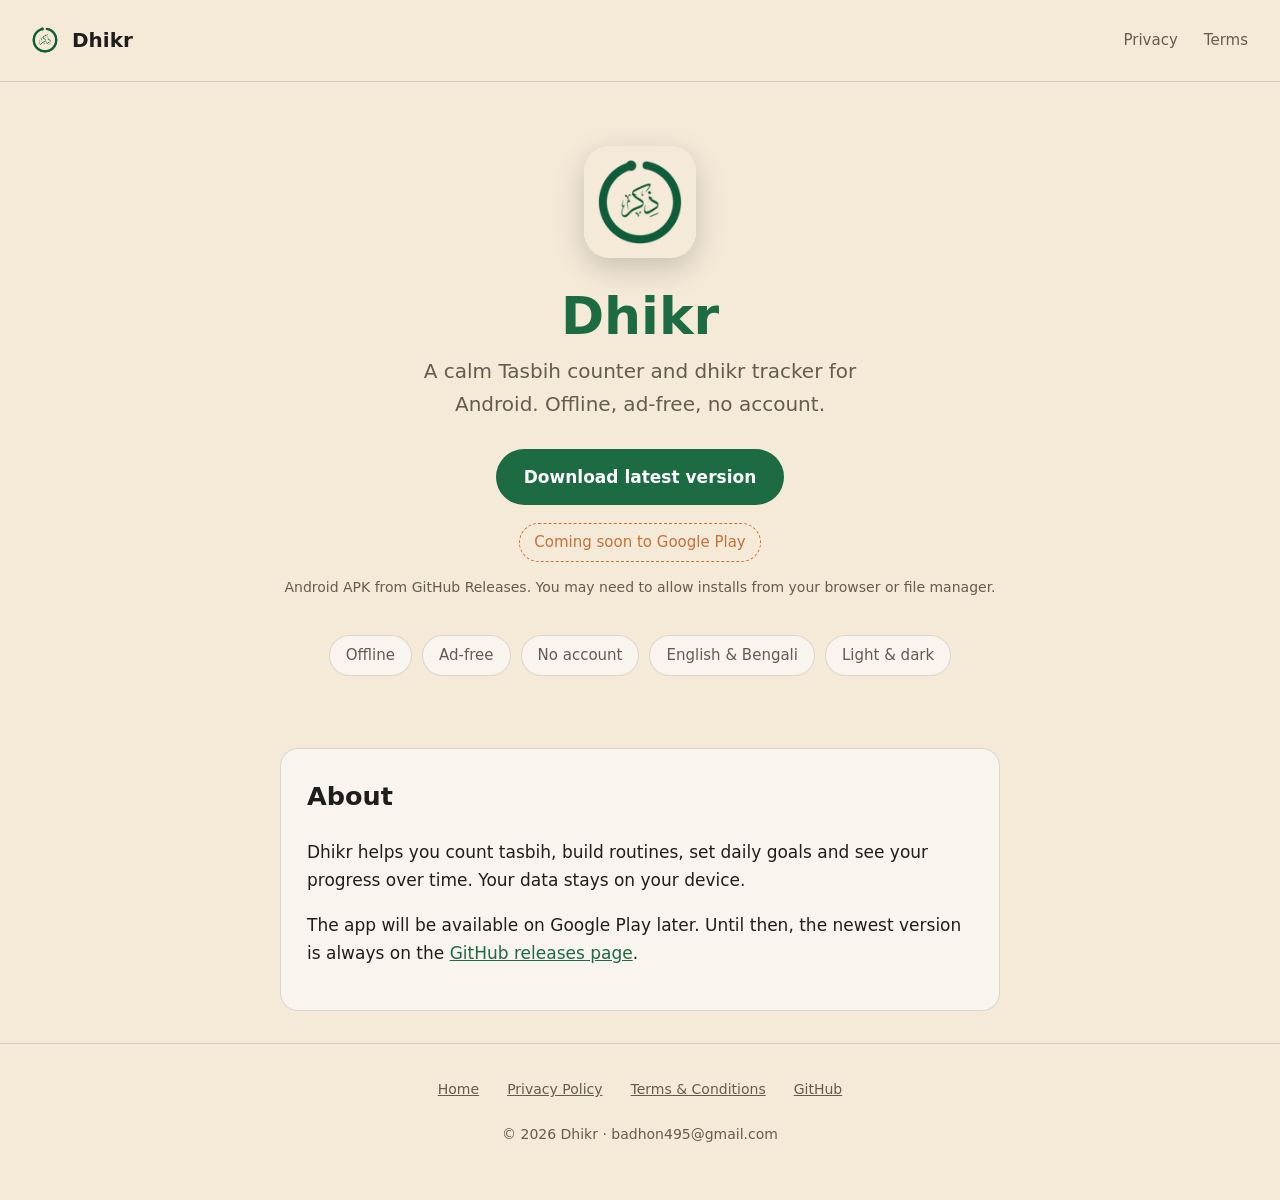
<file: index.html>
<!doctype html><html lang="en"><head><meta charset="utf-8"><meta name="viewport" content="width=device-width,initial-scale=1,viewport-fit=cover"><meta name="theme-color" content="#f5ead8" media="(prefers-color-scheme: light)"><meta name="theme-color" content="#171512" media="(prefers-color-scheme: dark)"><link rel="icon" href="assets/icon.png"><link rel="stylesheet" href="style.css"><title>Dhikr – Tasbih counter &amp; dhikr tracker</title><meta name="description" content="Dhikr is a free, offline, ad-free Tasbih counter for Android. Coming soon to Google Play."><meta property="og:title" content="Dhikr – Tasbih counter &amp; dhikr tracker"><meta property="og:description" content="Offline, ad-free, no account. Coming soon to Google Play."><meta property="og:image" content="https://badhon495.github.io/Dhikr/assets/og.png"></head><body>
<header class="top"><div class="wrap"><a class="brand" href="./"><img src="assets/icon.png" alt="">Dhikr</a><nav><a href="privacy.html">Privacy</a><a href="terms.html">Terms</a></nav></div></header>
<main class="wrap"><section class="hero">
<img class="icon" src="assets/icon.png" alt="Dhikr app icon">
<h1>Dhikr</h1>
<p class="tag">A calm Tasbih counter and dhikr tracker for Android. Offline, ad-free, no account.</p>
<a class="btn" href="https://github.com/badhon495/Dhikr/releases/latest">Download latest version</a><br>
<span class="soon">Coming soon to Google Play</span>
<p class="note">Android APK from GitHub Releases. You may need to allow installs from your browser or file manager.</p>
<ul class="pills"><li>Offline</li><li>Ad-free</li><li>No account</li><li>English &amp; Bengali</li><li>Light &amp; dark</li></ul>
</section>
<section class="card"><h2>About</h2>
<p>Dhikr helps you count tasbih, build routines, set daily goals and see your progress over time. Your data stays on your device.</p>
<p>The app will be available on Google Play later. Until then, the newest version is always on the <a href="https://github.com/badhon495/Dhikr/releases/latest">GitHub releases page</a>.</p></section>
</main>
<footer><div class="wrap"><a href="./">Home</a><a href="privacy.html">Privacy Policy</a><a href="terms.html">Terms &amp; Conditions</a><a href="https://github.com/badhon495/Dhikr">GitHub</a><p>&copy; 2026 Dhikr &middot; badhon495@gmail.com</p></div></footer></body></html>
</file>
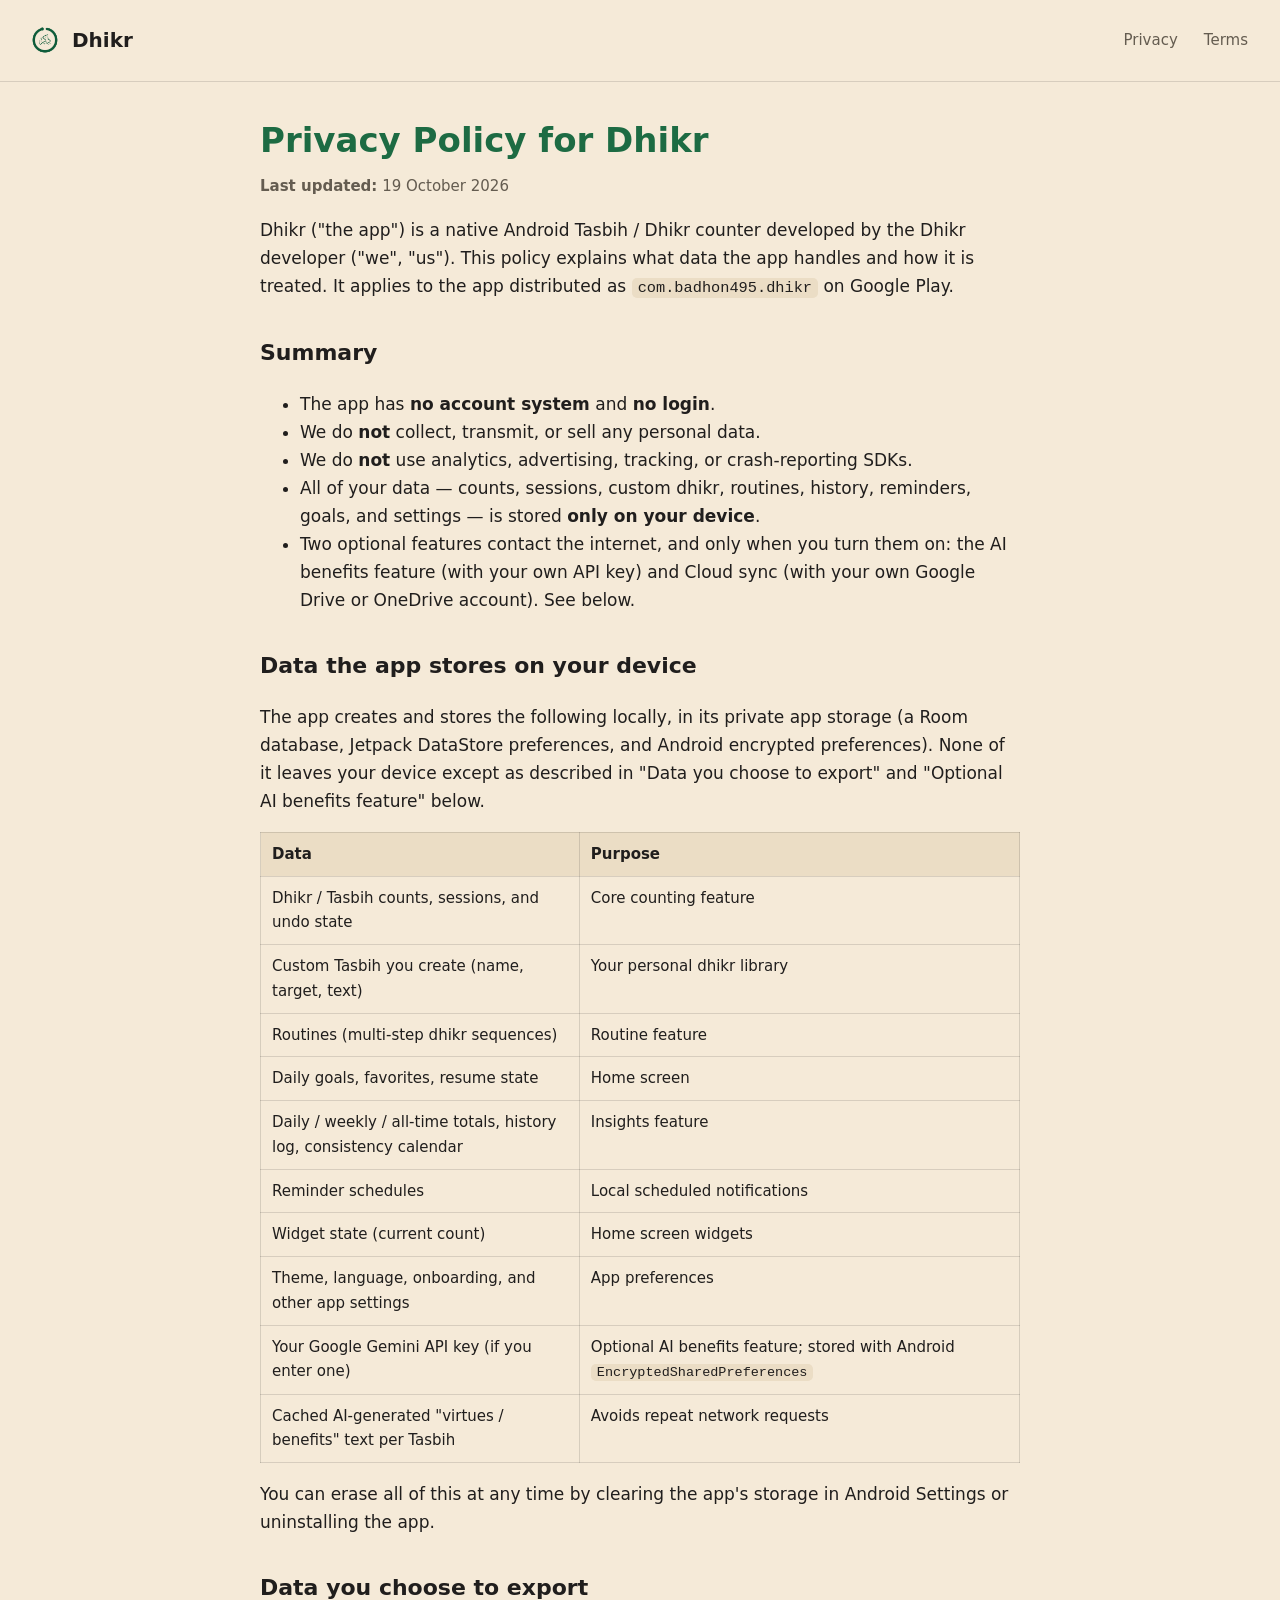
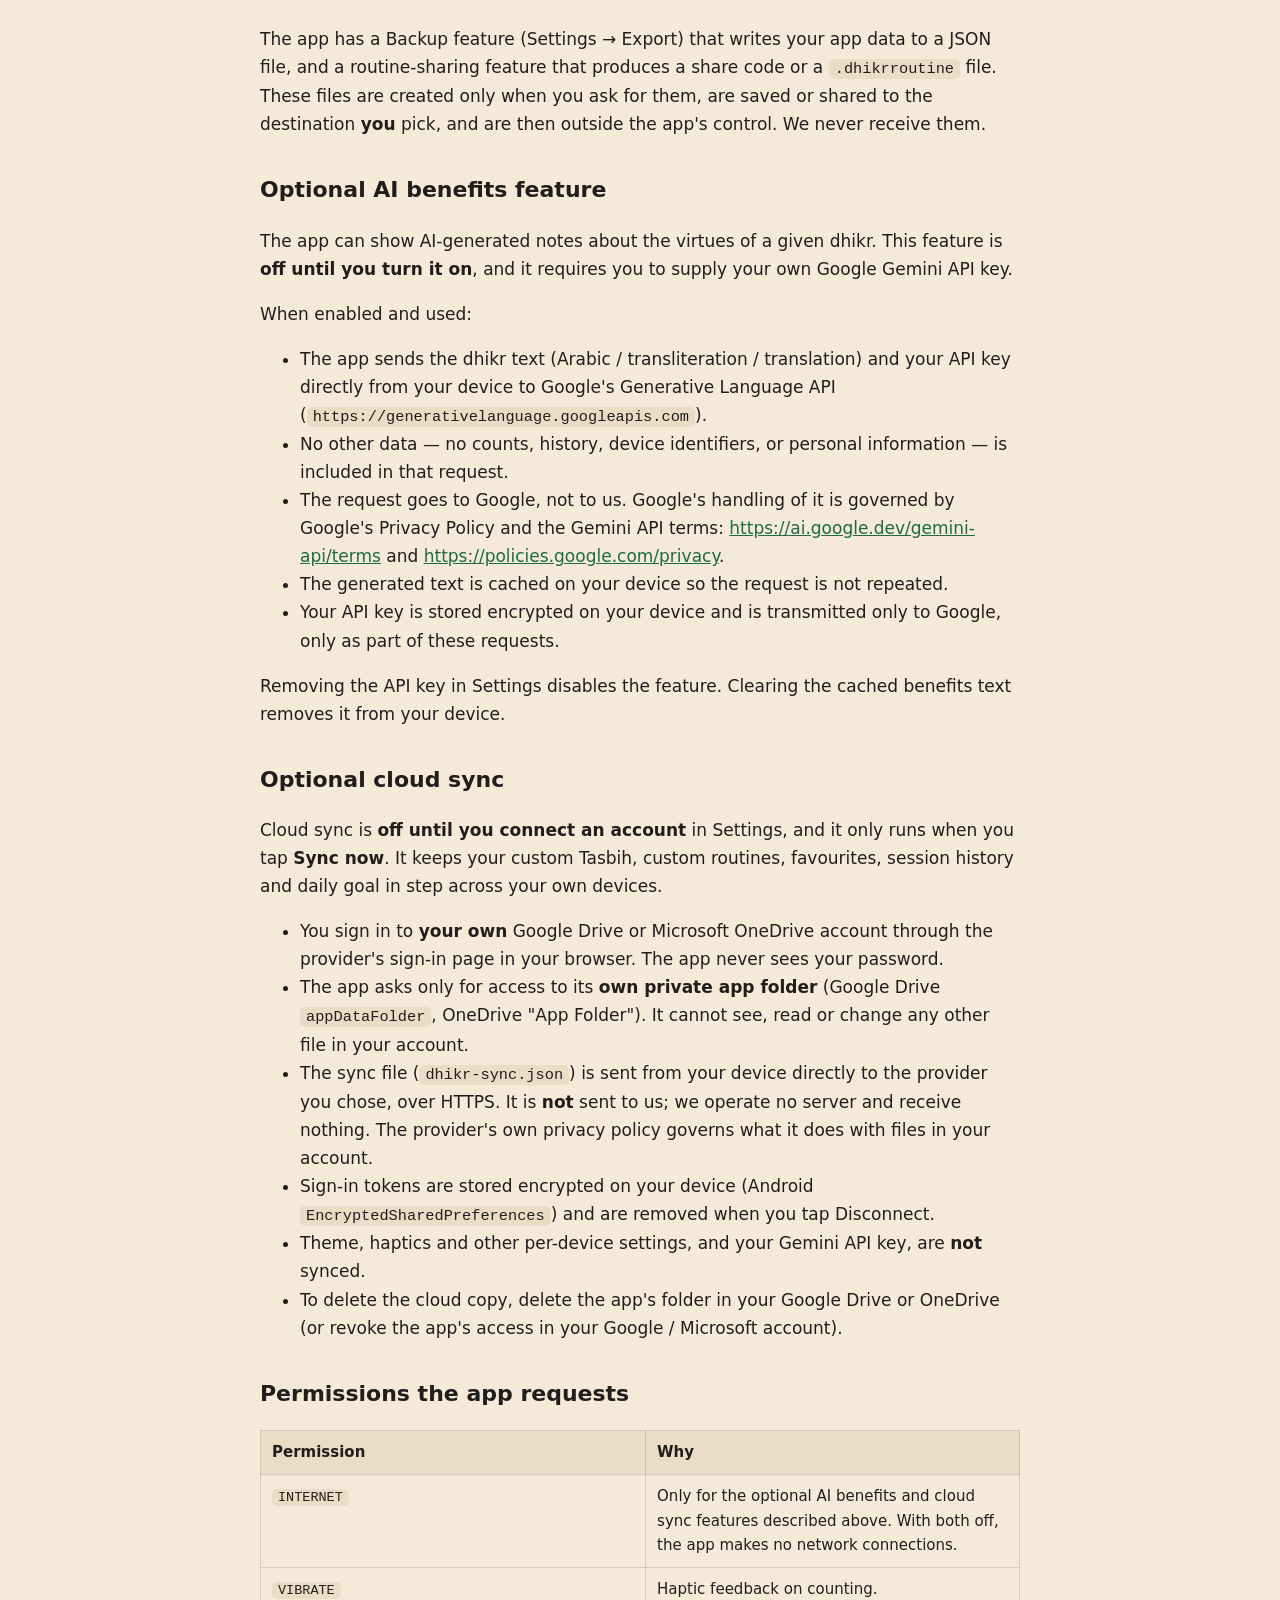
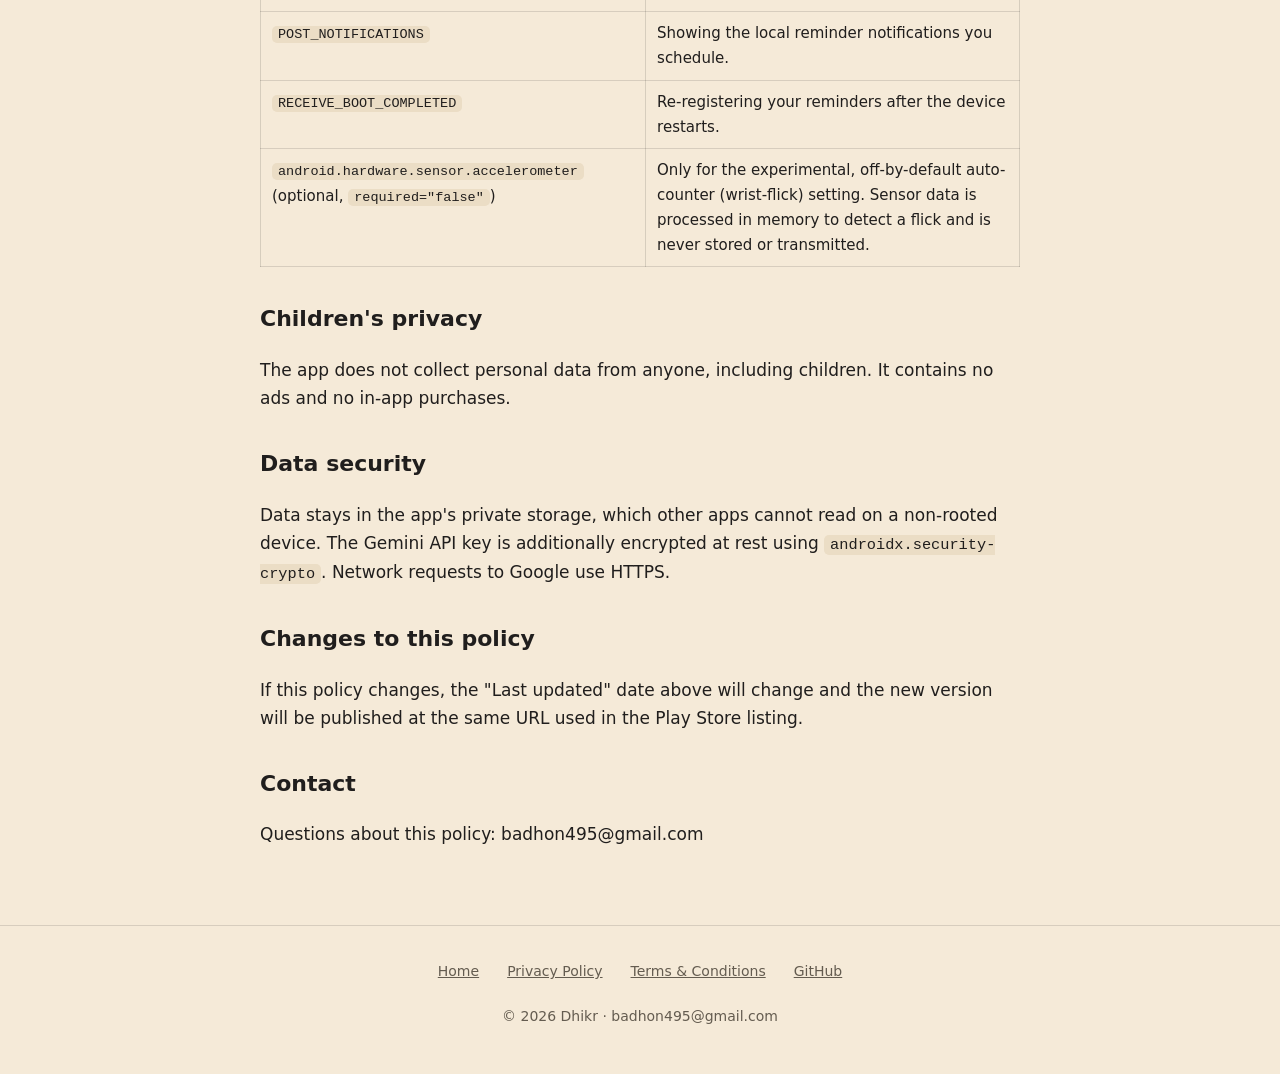
<file: privacy.html>
<!doctype html><html lang="en"><head><meta charset="utf-8"><meta name="viewport" content="width=device-width,initial-scale=1,viewport-fit=cover"><meta name="theme-color" content="#f5ead8" media="(prefers-color-scheme: light)"><meta name="theme-color" content="#171512" media="(prefers-color-scheme: dark)"><link rel="icon" href="assets/icon.png"><link rel="stylesheet" href="style.css"><title>Privacy Policy – Dhikr</title><meta name="description" content="Privacy policy for the Dhikr Android app."></head><body>
<header class="top"><div class="wrap"><a class="brand" href="./"><img src="assets/icon.png" alt="">Dhikr</a><nav><a href="privacy.html">Privacy</a><a href="terms.html">Terms</a></nav></div></header>
<main class="wrap doc">
<h1>Privacy Policy for Dhikr</h1>
<p class="meta"><strong>Last updated:</strong> 19 October 2026</p>
<p>Dhikr ("the app") is a native Android Tasbih / Dhikr counter developed by the Dhikr developer ("we", "us"). This policy explains what data the app handles and how it is treated. It applies to the app distributed as <code>com.badhon495.dhikr</code> on Google Play.</p>
<h2>Summary</h2>
<ul>
<li>The app has <strong>no account system</strong> and <strong>no login</strong>.</li>
<li>We do <strong>not</strong> collect, transmit, or sell any personal data.</li>
<li>We do <strong>not</strong> use analytics, advertising, tracking, or crash-reporting SDKs.</li>
<li>All of your data — counts, sessions, custom dhikr, routines, history, reminders, goals, and settings — is stored <strong>only on your device</strong>.</li>
<li>Two optional features contact the internet, and only when you turn them on: the AI benefits feature (with your own API key) and Cloud sync (with your own Google Drive or OneDrive account). See below.</li>
</ul>
<h2>Data the app stores on your device</h2>
<p>The app creates and stores the following locally, in its private app storage (a Room database, Jetpack DataStore preferences, and Android encrypted preferences). None of it leaves your device except as described in "Data you choose to export" and "Optional AI benefits feature" below.</p>
<table><tr><th>Data</th><th>Purpose</th></tr><tr><td>Dhikr / Tasbih counts, sessions, and undo state</td><td>Core counting feature</td></tr><tr><td>Custom Tasbih you create (name, target, text)</td><td>Your personal dhikr library</td></tr><tr><td>Routines (multi-step dhikr sequences)</td><td>Routine feature</td></tr><tr><td>Daily goals, favorites, resume state</td><td>Home screen</td></tr><tr><td>Daily / weekly / all-time totals, history log, consistency calendar</td><td>Insights feature</td></tr><tr><td>Reminder schedules</td><td>Local scheduled notifications</td></tr><tr><td>Widget state (current count)</td><td>Home screen widgets</td></tr><tr><td>Theme, language, onboarding, and other app settings</td><td>App preferences</td></tr><tr><td>Your Google Gemini API key (if you enter one)</td><td>Optional AI benefits feature; stored with Android <code>EncryptedSharedPreferences</code></td></tr><tr><td>Cached AI-generated "virtues / benefits" text per Tasbih</td><td>Avoids repeat network requests</td></tr></table>
<p>You can erase all of this at any time by clearing the app's storage in Android Settings or uninstalling the app.</p>
<h2>Data you choose to export</h2>
<p>The app has a Backup feature (Settings → Export) that writes your app data to a JSON file, and a routine-sharing feature that produces a share code or a <code>.dhikrroutine</code> file. These files are created only when you ask for them, are saved or shared to the destination <strong>you</strong> pick, and are then outside the app's control. We never receive them.</p>
<h2>Optional AI benefits feature</h2>
<p>The app can show AI-generated notes about the virtues of a given dhikr. This feature is <strong>off until you turn it on</strong>, and it requires you to supply your own Google Gemini API key.</p>
<p>When enabled and used:</p>
<ul>
<li>The app sends the dhikr text (Arabic / transliteration / translation) and your API key directly from your device to Google's Generative Language API (<code>https://generativelanguage.googleapis.com</code>).</li>
<li>No other data — no counts, history, device identifiers, or personal information — is included in that request.</li>
<li>The request goes to Google, not to us. Google's handling of it is governed by Google's Privacy Policy and the Gemini API terms: <a href="https://ai.google.dev/gemini-api/terms">https://ai.google.dev/gemini-api/terms</a> and <a href="https://policies.google.com/privacy">https://policies.google.com/privacy</a>.</li>
<li>The generated text is cached on your device so the request is not repeated.</li>
<li>Your API key is stored encrypted on your device and is transmitted only to Google, only as part of these requests.</li>
</ul>
<p>Removing the API key in Settings disables the feature. Clearing the cached benefits text removes it from your device.</p>
<h2>Optional cloud sync</h2>
<p>Cloud sync is <strong>off until you connect an account</strong> in Settings, and it only runs when you tap <strong>Sync now</strong>. It keeps your custom Tasbih, custom routines, favourites, session history and daily goal in step across your own devices.</p>
<ul>
<li>You sign in to <strong>your own</strong> Google Drive or Microsoft OneDrive account through the provider's sign-in page in your browser. The app never sees your password.</li>
<li>The app asks only for access to its <strong>own private app folder</strong> (Google Drive <code>appDataFolder</code>, OneDrive "App Folder"). It cannot see, read or change any other file in your account.</li>
<li>The sync file (<code>dhikr-sync.json</code>) is sent from your device directly to the provider you chose, over HTTPS. It is <strong>not</strong> sent to us; we operate no server and receive nothing. The provider's own privacy policy governs what it does with files in your account.</li>
<li>Sign-in tokens are stored encrypted on your device (Android <code>EncryptedSharedPreferences</code>) and are removed when you tap Disconnect.</li>
<li>Theme, haptics and other per-device settings, and your Gemini API key, are <strong>not</strong> synced.</li>
<li>To delete the cloud copy, delete the app's folder in your Google Drive or OneDrive (or revoke the app's access in your Google / Microsoft account).</li>
</ul>
<h2>Permissions the app requests</h2>
<table><tr><th>Permission</th><th>Why</th></tr><tr><td><code>INTERNET</code></td><td>Only for the optional AI benefits and cloud sync features described above. With both off, the app makes no network connections.</td></tr><tr><td><code>VIBRATE</code></td><td>Haptic feedback on counting.</td></tr><tr><td><code>POST_NOTIFICATIONS</code></td><td>Showing the local reminder notifications you schedule.</td></tr><tr><td><code>RECEIVE_BOOT_COMPLETED</code></td><td>Re-registering your reminders after the device restarts.</td></tr><tr><td><code>android.hardware.sensor.accelerometer</code> (optional, <code>required="false"</code>)</td><td>Only for the experimental, off-by-default auto-counter (wrist-flick) setting. Sensor data is processed in memory to detect a flick and is never stored or transmitted.</td></tr></table>
<h2>Children's privacy</h2>
<p>The app does not collect personal data from anyone, including children. It contains no ads and no in-app purchases.</p>
<h2>Data security</h2>
<p>Data stays in the app's private storage, which other apps cannot read on a non-rooted device. The Gemini API key is additionally encrypted at rest using <code>androidx.security-crypto</code>. Network requests to Google use HTTPS.</p>
<h2>Changes to this policy</h2>
<p>If this policy changes, the "Last updated" date above will change and the new version will be published at the same URL used in the Play Store listing.</p>
<h2>Contact</h2>
<p>Questions about this policy: badhon495@gmail.com</p>
</main>
<footer><div class="wrap"><a href="./">Home</a><a href="privacy.html">Privacy Policy</a><a href="terms.html">Terms &amp; Conditions</a><a href="https://github.com/badhon495/Dhikr">GitHub</a><p>&copy; 2026 Dhikr &middot; badhon495@gmail.com</p></div></footer></body></html>
</file>
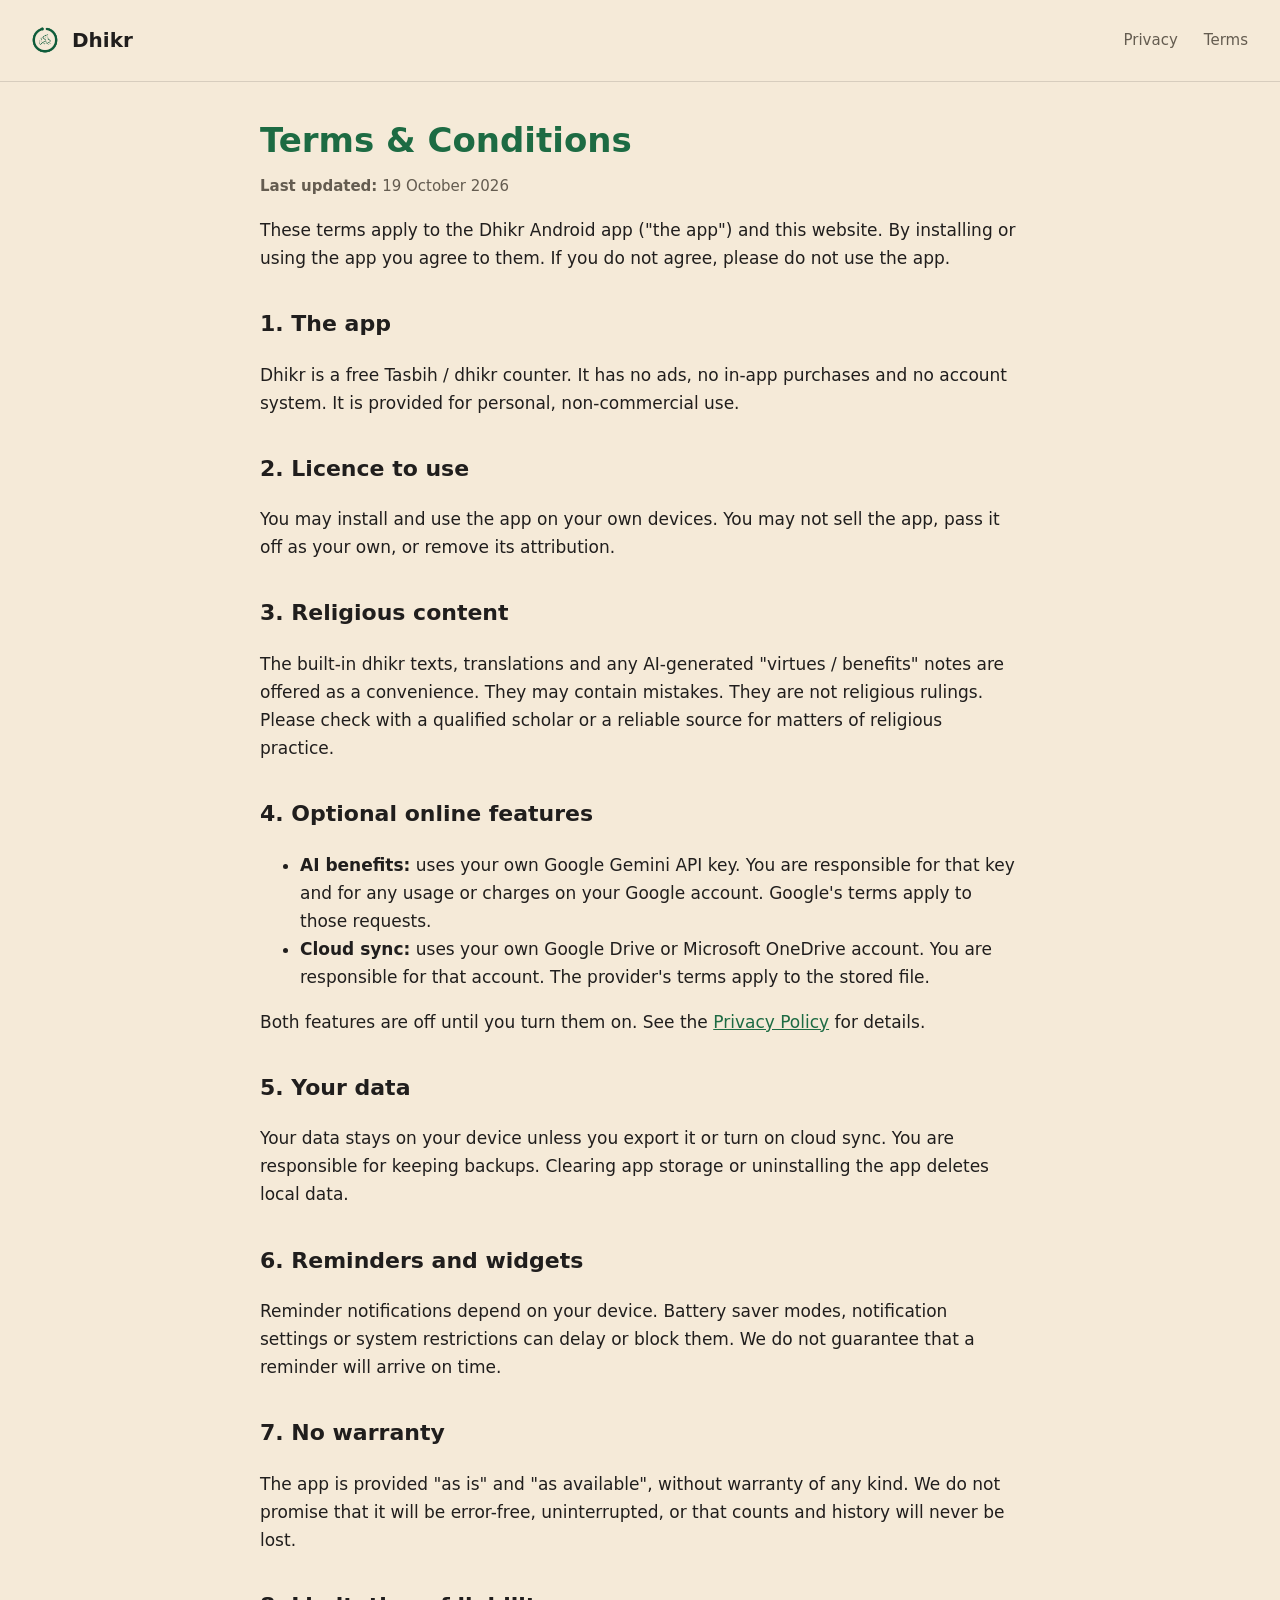
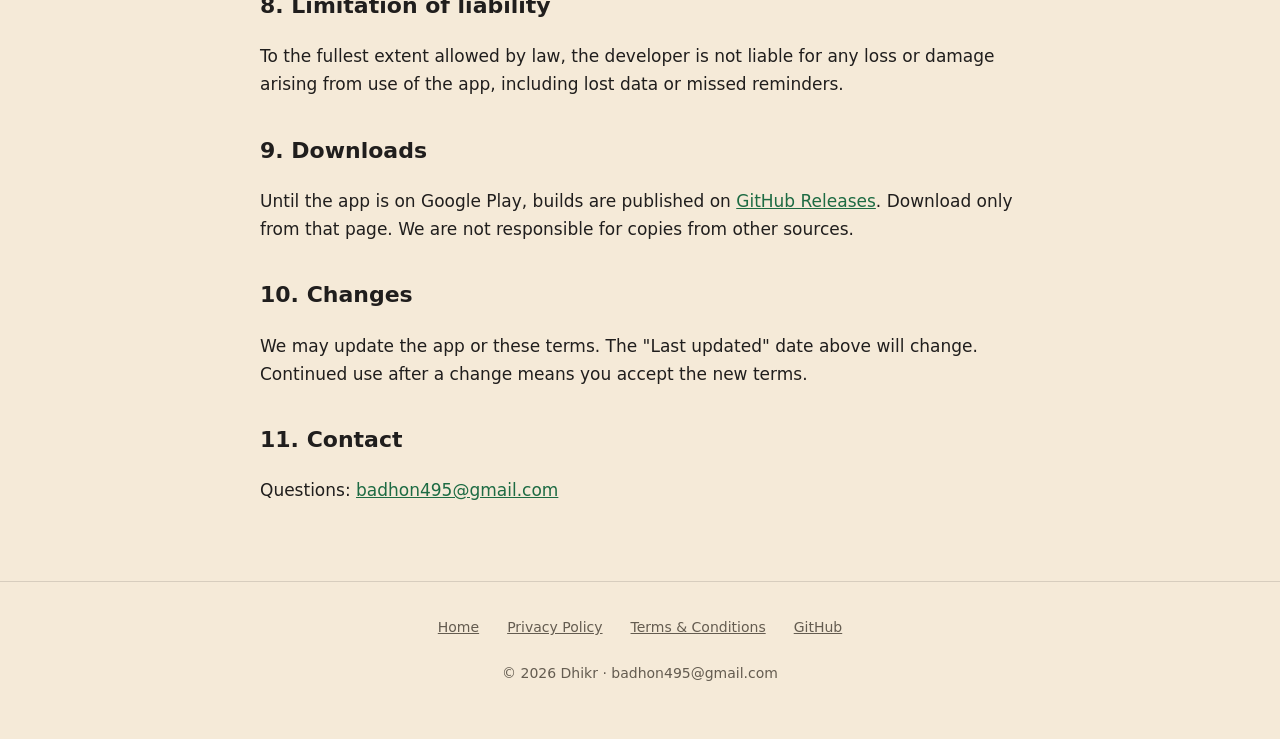
<file: terms.html>
<!doctype html><html lang="en"><head><meta charset="utf-8"><meta name="viewport" content="width=device-width,initial-scale=1,viewport-fit=cover"><meta name="theme-color" content="#f5ead8" media="(prefers-color-scheme: light)"><meta name="theme-color" content="#171512" media="(prefers-color-scheme: dark)"><link rel="icon" href="assets/icon.png"><link rel="stylesheet" href="style.css"><title>Terms &amp; Conditions – Dhikr</title><meta name="description" content="Terms and conditions for using the Dhikr Android app."></head><body>
<header class="top"><div class="wrap"><a class="brand" href="./"><img src="assets/icon.png" alt="">Dhikr</a><nav><a href="privacy.html">Privacy</a><a href="terms.html">Terms</a></nav></div></header>
<main class="wrap doc">
<h1>Terms &amp; Conditions</h1>
<p class="meta"><strong>Last updated:</strong> 19 October 2026</p>
<p>These terms apply to the Dhikr Android app ("the app") and this website. By installing or using the app you agree to them. If you do not agree, please do not use the app.</p>

<h2>1. The app</h2>
<p>Dhikr is a free Tasbih / dhikr counter. It has no ads, no in-app purchases and no account system. It is provided for personal, non-commercial use.</p>

<h2>2. Licence to use</h2>
<p>You may install and use the app on your own devices. You may not sell the app, pass it off as your own, or remove its attribution.</p>

<h2>3. Religious content</h2>
<p>The built-in dhikr texts, translations and any AI-generated "virtues / benefits" notes are offered as a convenience. They may contain mistakes. They are not religious rulings. Please check with a qualified scholar or a reliable source for matters of religious practice.</p>

<h2>4. Optional online features</h2>
<ul>
<li><strong>AI benefits:</strong> uses your own Google Gemini API key. You are responsible for that key and for any usage or charges on your Google account. Google's terms apply to those requests.</li>
<li><strong>Cloud sync:</strong> uses your own Google Drive or Microsoft OneDrive account. You are responsible for that account. The provider's terms apply to the stored file.</li>
</ul>
<p>Both features are off until you turn them on. See the <a href="privacy.html">Privacy Policy</a> for details.</p>

<h2>5. Your data</h2>
<p>Your data stays on your device unless you export it or turn on cloud sync. You are responsible for keeping backups. Clearing app storage or uninstalling the app deletes local data.</p>

<h2>6. Reminders and widgets</h2>
<p>Reminder notifications depend on your device. Battery saver modes, notification settings or system restrictions can delay or block them. We do not guarantee that a reminder will arrive on time.</p>

<h2>7. No warranty</h2>
<p>The app is provided "as is" and "as available", without warranty of any kind. We do not promise that it will be error-free, uninterrupted, or that counts and history will never be lost.</p>

<h2>8. Limitation of liability</h2>
<p>To the fullest extent allowed by law, the developer is not liable for any loss or damage arising from use of the app, including lost data or missed reminders.</p>

<h2>9. Downloads</h2>
<p>Until the app is on Google Play, builds are published on <a href="https://github.com/badhon495/Dhikr/releases">GitHub Releases</a>. Download only from that page. We are not responsible for copies from other sources.</p>

<h2>10. Changes</h2>
<p>We may update the app or these terms. The "Last updated" date above will change. Continued use after a change means you accept the new terms.</p>

<h2>11. Contact</h2>
<p>Questions: <a href="mailto:badhon495@gmail.com">badhon495@gmail.com</a></p>
</main>
<footer><div class="wrap"><a href="./">Home</a><a href="privacy.html">Privacy Policy</a><a href="terms.html">Terms &amp; Conditions</a><a href="https://github.com/badhon495/Dhikr">GitHub</a><p>&copy; 2026 Dhikr &middot; badhon495@gmail.com</p></div></footer></body></html>
</file>
<file: style.css>
:root{--bg:#f5ead8;--surface:#ebddc5;--card:#f9f4ed;--text:#201e1d;--dim:#645c50;--line:rgba(32,30,29,.14);--green:#1d6b43;--green-d:#14513a;--terra:#c67139}
@media(prefers-color-scheme:dark){:root{--bg:#171512;--surface:#211e19;--card:#1d1a16;--text:#f1e9dc;--dim:#b3a898;--line:rgba(241,233,220,.14);--green:#6fc08f;--green-d:#8fd3a8;--terra:#e08a52}}
*{box-sizing:border-box}
html{scroll-behavior:smooth;-webkit-text-size-adjust:100%;text-size-adjust:100%;color-scheme:light dark}
body{margin:0;overflow-wrap:break-word;-webkit-tap-highlight-color:transparent;background:var(--bg);color:var(--text);font:17px/1.65 system-ui,-apple-system,"Segoe UI",Roboto,sans-serif}
a{color:var(--green)}
.wrap{max-width:760px;margin:0 auto;padding:0 max(20px,env(safe-area-inset-left)) 0 max(20px,env(safe-area-inset-right))}
header.top{padding:18px 0;border-bottom:1px solid var(--line)}
header.top .wrap{max-width:none;padding:0 28px;display:flex;align-items:center;justify-content:space-between;gap:12px}
.brand{display:flex;align-items:center;gap:10px;font-weight:700;font-size:20px;color:var(--text);text-decoration:none}
.brand img{width:34px;height:34px;border-radius:9px}
nav a{margin-left:18px;color:var(--dim);text-decoration:none;font-size:15px}
nav a:hover{color:var(--green)}
.hero{text-align:center;padding:64px 0 40px}
.hero img.icon{width:112px;height:112px;border-radius:26px;box-shadow:0 10px 30px rgba(0,0,0,.18)}
h1{font-size:clamp(34px,7vw,52px);line-height:1.1;margin:22px 0 10px;color:var(--green)}
.tag{font-size:20px;color:var(--dim);margin:0 auto 28px;max-width:520px}
.btn{display:inline-block;background:var(--green);color:#fff;text-decoration:none;font-weight:600;padding:14px 28px;border-radius:999px;font-size:17px}
@media(prefers-color-scheme:dark){.btn{color:#10231a}}
.btn:hover{background:var(--green-d);color:#fff}
.soon{display:inline-block;margin-top:18px;padding:6px 14px;border:1px dashed var(--terra);border-radius:999px;color:var(--terra);font-size:15px}
.note{font-size:14px;color:var(--dim);margin-top:14px}
.pills{display:flex;flex-wrap:wrap;gap:10px;justify-content:center;margin:36px 0 0;padding:0;list-style:none}
.pills li{background:var(--card);border:1px solid var(--line);border-radius:999px;padding:7px 16px;font-size:15px;color:var(--dim)}
.card{background:var(--card);border:1px solid var(--line);border-radius:18px;padding:26px;margin:32px 0}
.card h2{margin-top:0}
main.doc{padding:40px 0 60px}
main.doc h1{font-size:34px;margin-top:0}
main.doc h2{margin-top:34px;font-size:22px}
main.doc .meta{color:var(--dim);font-size:15px}
table{display:block;overflow-x:auto;border-collapse:collapse;width:100%;font-size:15px;margin:14px 0}
th,td{border:1px solid var(--line);padding:9px 11px;text-align:left;vertical-align:top}
th{background:var(--surface)}
code{background:var(--surface);padding:1px 6px;border-radius:5px;font-size:.9em}
footer{border-top:1px solid var(--line);padding:26px 0 40px;text-align:center;color:var(--dim);font-size:14px}
footer a{color:var(--dim);margin:0 8px}

img{max-width:100%;height:auto}
nav a{display:inline-block;padding:10px 4px}
footer a{display:inline-block;padding:8px 6px}
.btn{min-height:48px}
footer{padding-bottom:max(40px,env(safe-area-inset-bottom))}
@media(max-width:600px){
body{font-size:16px;line-height:1.6}
header.top{padding:10px 0}
header.top .wrap{padding:0 max(16px,env(safe-area-inset-left)) 0 max(16px,env(safe-area-inset-right))}
.brand{font-size:18px}
nav a{margin-left:6px;padding:12px 8px}
.hero{padding:36px 0 28px}
.hero img.icon{width:96px;height:96px;border-radius:22px}
.tag{font-size:18px}
.btn{display:block;width:100%;padding:15px 20px}
.soon{display:block;border-radius:14px;margin-top:14px}
.pills{gap:8px;margin-top:28px}
.pills li{font-size:14px;padding:6px 13px}
.card{padding:20px 18px;margin:24px 0;border-radius:16px}
main.doc{padding:28px 0 44px}
main.doc h1{font-size:28px}
main.doc h2{font-size:20px;margin-top:28px}
table,tbody,tr,td{display:block;width:100%}
tr:has(th){display:none}
tr{border:1px solid var(--line);border-radius:12px;margin:0 0 10px;overflow:hidden}
td{border:0;padding:10px 14px}
td:first-child{background:var(--surface);font-weight:600}
td+td{border-top:1px solid var(--line)}
footer a{display:block;margin:0;padding:11px 0}
}
</file>
